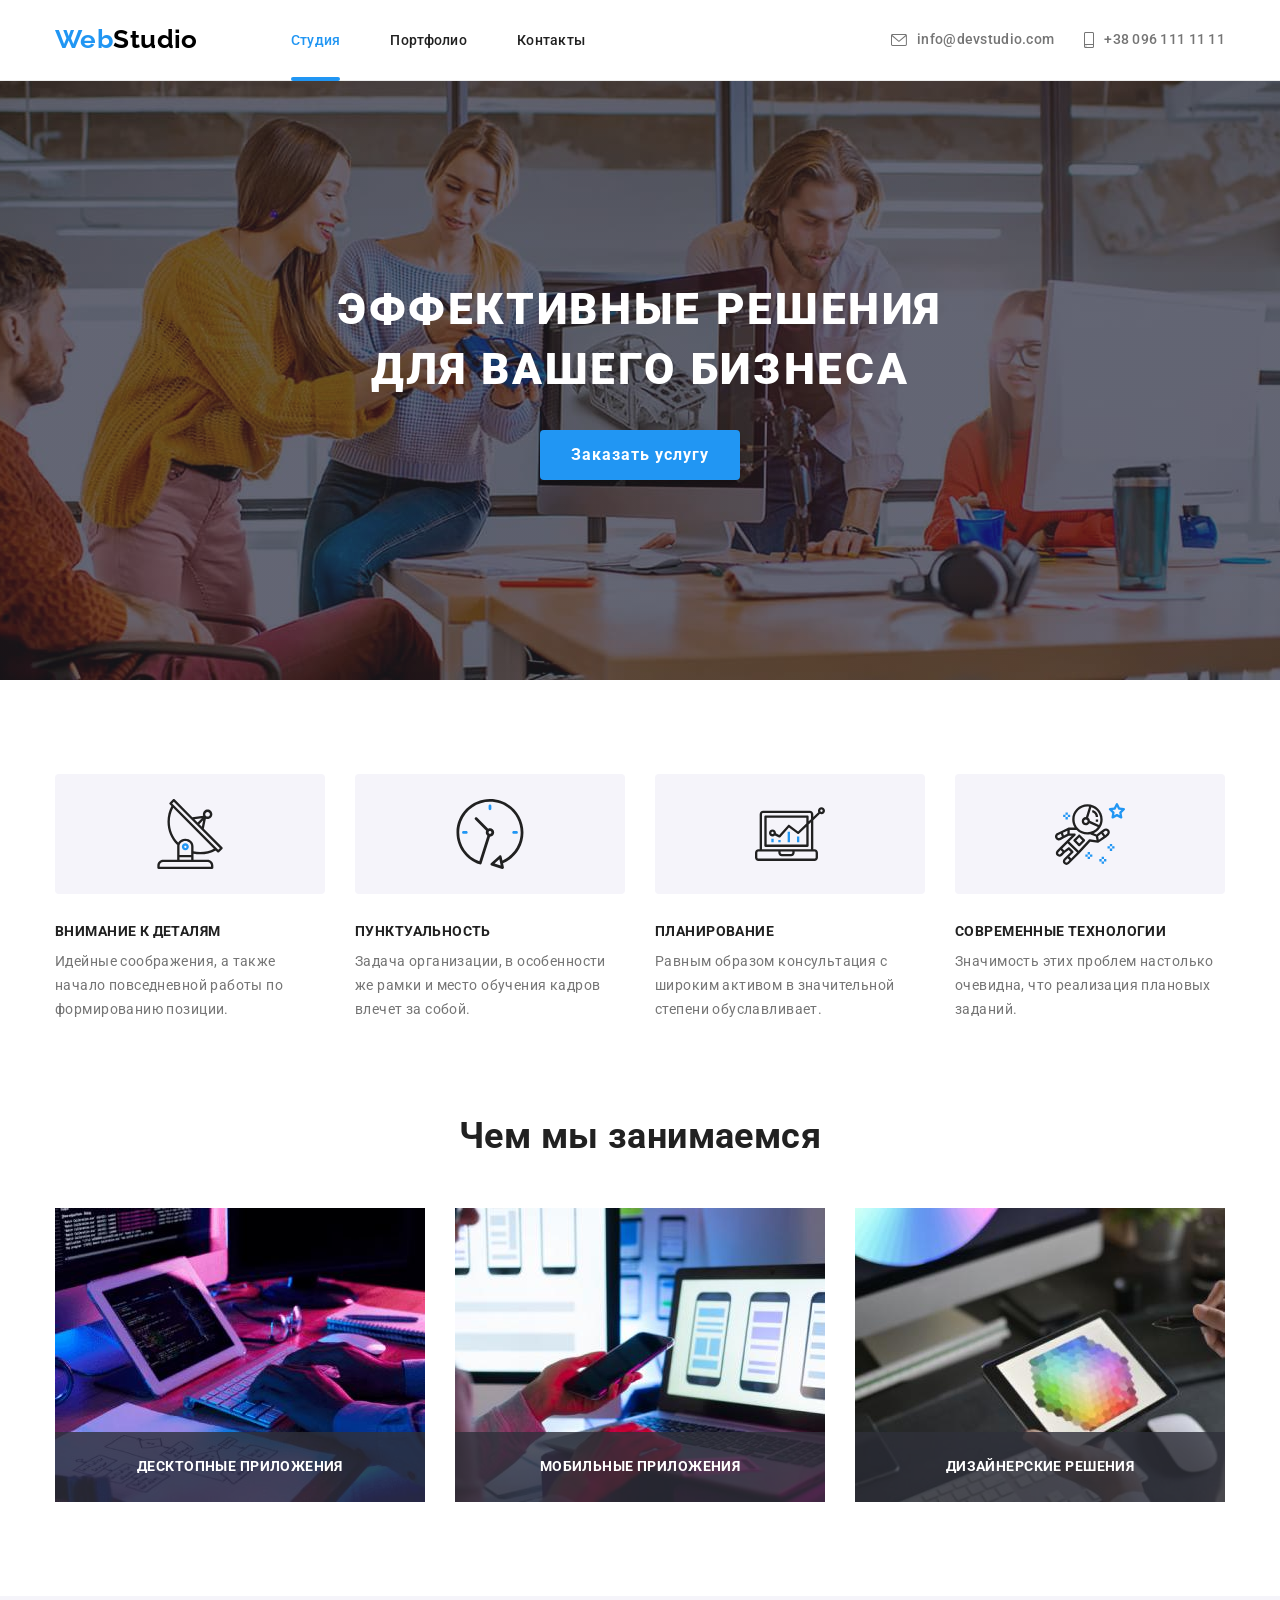
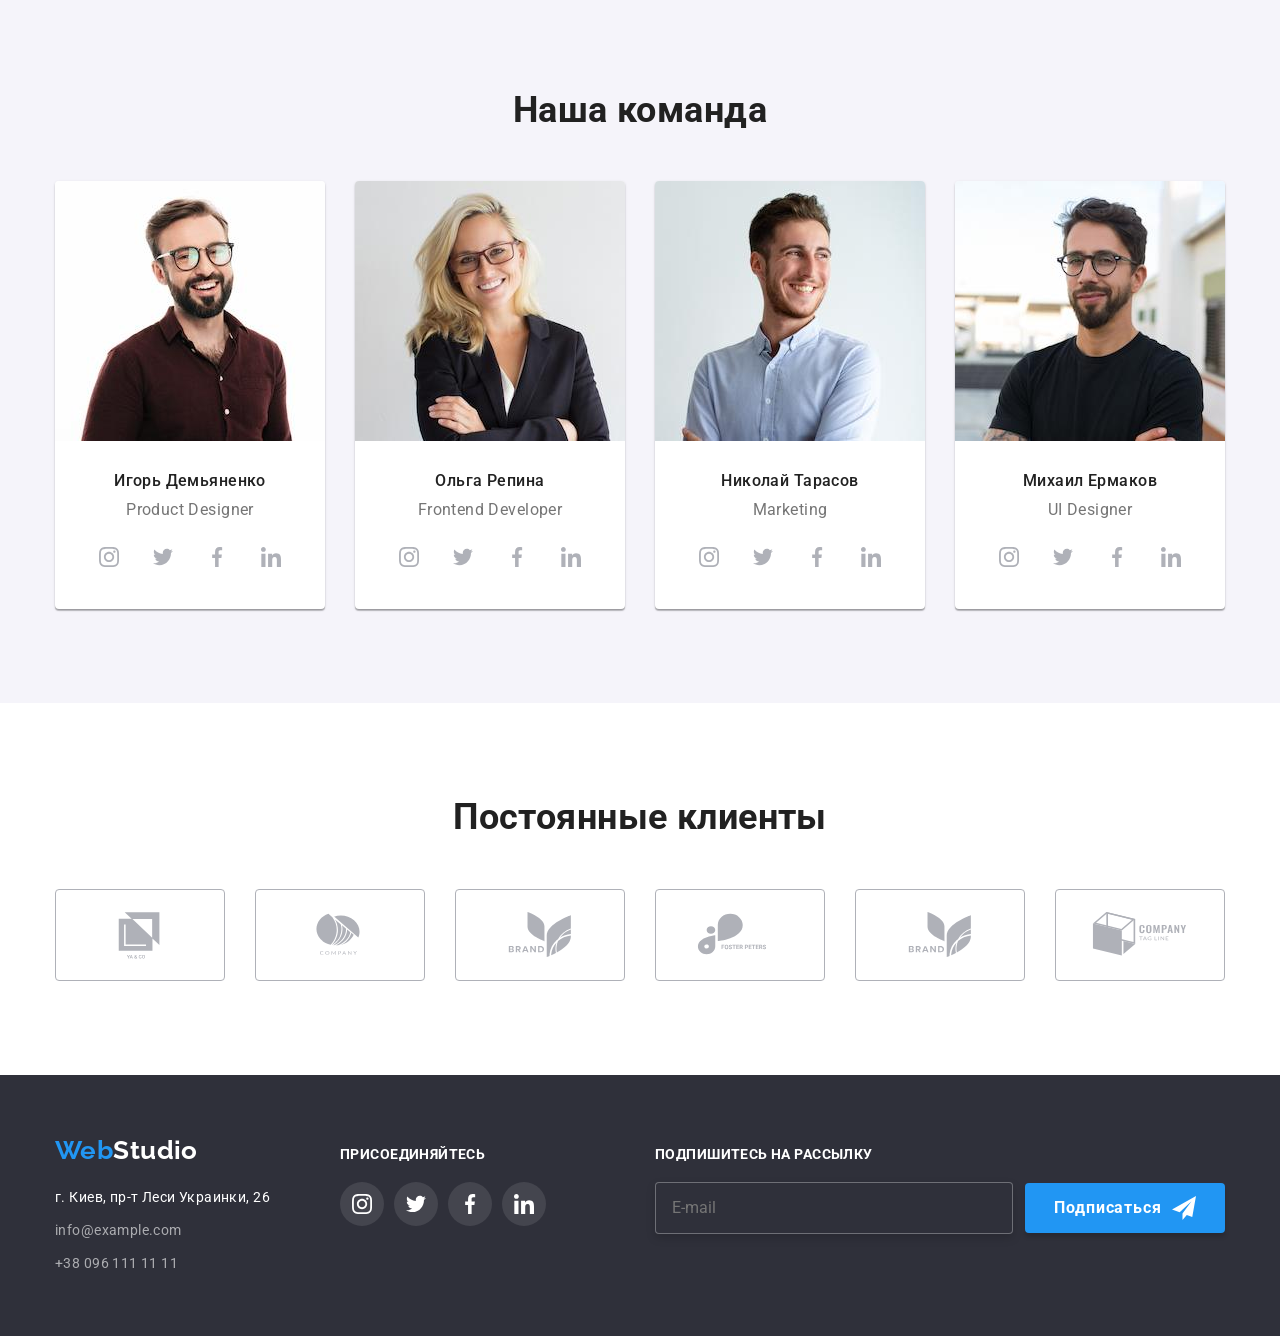
<file: index.html>
<!DOCTYPE html>
<html lang="ru">
  <head>
    <meta charset="UTF-8" />
    <meta http-equiv="X-UA-Compatible" content="IE=edge" />
    <meta name="viewport" content="width=device-width, initial-scale=1.0" />
    <title>Document</title>
    <link rel="preconnect" href="https://fonts.googleapis.com" />
    <link rel="preconnect" href="https://fonts.gstatic.com" crossorigin />
    <link
      rel="stylesheet"
      href="https://fonts.googleapis.com/css2?family=Raleway:wght@700&family=Roboto:wght@400;500;700;900&display=swap"
    />
    <link
      rel="stylesheet"
      href="https://cdnjs.cloudflare.com/ajax/libs/modern-normalize/1.1.0/modern-normalize.min.css"
      integrity="sha512-wpPYUAdjBVSE4KJnH1VR1HeZfpl1ub8YT/NKx4PuQ5NmX2tKuGu6U/JRp5y+Y8XG2tV+wKQpNHVUX03MfMFn9Q=="
      crossorigin="anonymous"
      referrerpolicy="no-referrer"
    />
    <link rel="stylesheet" href="./css/main.min.css" />
    <link rel="shortcut icon" href="/favicon.ico/favicon-16x16.png" type="image/x-icon" />
  </head>

  <!-- !Header -->

  <body class="body">
    <header class="header">
      <div class="container header__container">
        <nav class="navigation">
          <a
            class="logo navigation__logo"
            href="./index.html"
            lang="en"
            aria-label="Главный логотип"
          >
            Web<span class="logo--black">Studio</span>
          </a>
          <ul class="navigation__list">
            <li class="navigation__item">
              <a class="navigation__link navigation__link--active" href="./index.html">Студия</a>
            </li>
            <li class="navigation__item">
              <a class="navigation__link" href="./portfolio.html">Портфолио</a>
            </li>
            <li class="navigation__item">
              <a class="navigation__link" href="#">Контакты</a>
            </li>
          </ul>
        </nav>

        <!-- !Link -->

        <ul class="header__list">
          <li class="header__items">
            <a class="header__contact" href="mailto:info@devstudio.com">
              <svg class="header__icon" width="16" height="12">
                <use href="./images/Icons/sprite.svg#icon-envelope"></use>
              </svg>
              info@devstudio.com
            </a>
          </li>
          <li class="header__items">
            <a class="header__contact" href="tel:+380961111111">
              <svg class="header__icon" width="10" height="16">
                <use href="./images/Icons/sprite.svg#icon-smartphone"></use>
              </svg>
              +38 096 111 11 11
            </a>
          </li>
        </ul>
      </div>
    </header>

    <!-- !Section hero -->

    <main>
      <section class="hero">
        <div class="container">
          <h1 class="main-title hero__main-title">Эффективные решения для вашего бизнеса</h1>
          <button class="button" type="button" data-modal-open>Заказать услугу</button>
        </div>

        <!-- !Modal window -->

        <div class="backdrop is-hidden" data-modal>
          <div class="modal-wrapper">
            <button class="button-close" data-modal-close type="button" aria-label="Close window">
              <svg class="button-close__icon" width="11px" height="11px">
                <use href="./images/Icons/sprite.svg#icon-cross"></use>
              </svg>
            </button>

            <strong class="form__title">Оставьте свои данные, мы вам перезвоним</strong>

            <form class="form" autocomplete="off">
              <label class="form__label">
                <span class="form__input-headline">Имя</span>
                <span class="form__input-container">
                  <input
                    class="form__input"
                    type="text"
                    name="name"
                    minlength="6"
                    maxlength="14"
                    autofocus
                  />
                  <svg class="form__icon" width="18px" height="18px">
                    <use href="./images/Icons/sprite.svg#icon-person"></use>
                  </svg>
                </span>
              </label>

              <label class="form__label">
                <span class="form__input-headline">Телефон</span>
                <span class="form__input-container">
                  <input class="form__input" type="tel" name="tel" minlength="6" maxlength="14" />
                  <svg class="form__icon" width="18px" height="18px">
                    <use href="./images/Icons/sprite.svg#icon-phone"></use>
                  </svg>
                </span>
              </label>

              <label class="form__label">
                <span class="form__input-headline">Почта</span>
                <span class="form__input-container">
                  <input
                    class="form__input"
                    type="email"
                    name="email"
                    minlength="6"
                    maxlength="14"
                  />
                  <svg class="form__icon" width="18px" height="18px">
                    <use href="./images/Icons/sprite.svg#icon-email-black"></use>
                  </svg>
                </span>
              </label>

              <label class="form__label-textarea">
                <span class="form__input-headline">Комментарий</span>
                <textarea
                  class="form__textarea"
                  name="comment"
                  rows="5"
                  placeholder="Введите текст"
                ></textarea>
              </label>

              <label class="form__terms-label">
                <input class="form__terms-input" type="checkbox" name="terms" id="checkbox" />
                <svg class="form__terms-icon" width="16px" height="15px">
                  <use href="./images/Icons/sprite.svg#icon-check"></use>
                </svg>
                <span class="form__terms-text">
                  Соглашаюсь с рассылкой и принимаю
                  <a class="form__terms-link" href="#" target="_blank" rel="noopener noreferrer">
                    Условия договора
                  </a>
                </span>
              </label>

              <button class="button" type="submit">Отправить</button>
            </form>
          </div>
        </div>
      </section>

      <!-- !Features -->

      <section class="section features__section">
        <div class="container">
          <h2 class="features__title title visually-hidden">Features</h2>
          <ul class="features__list">
            <!-- Feature 1 -->
            <li class="features__item">
              <div class="features__icon-container">
                <svg class="features__icon" width="70" height="70">
                  <use href="./images/Icons/sprite.svg#icon-antenna"></use>
                </svg>
              </div>
              <h3 class="features__subtitle">Внимание к деталям</h3>
              <p class="features__text">
                Идейные соображения, а также начало повседневной работы по формированию позиции.
              </p>
            </li>
            <!-- !Feature 2  -->
            <li class="features__item">
              <div class="features__icon-container">
                <svg class="features__icon" width="70" height="70">
                  <use href="./images/Icons/sprite.svg#icon-clock"></use>
                </svg>
              </div>
              <h3 class="features__subtitle">Пунктуальность</h3>
              <p class="features__text">
                Задача организации, в особенности же рамки и место обучения кадров влечет за собой.
              </p>
            </li>
            <!-- !Feature 3  -->
            <li class="features__item">
              <div class="features__icon-container">
                <svg class="features__icon" width="70" height="70">
                  <use href="./images/Icons/sprite.svg#icon-diagram"></use>
                </svg>
              </div>
              <h3 class="features__subtitle">Планирование</h3>
              <p class="features__text">
                Равным образом консультация с широким активом в значительной степени обуславливает.
              </p>
            </li>
            <!-- !Feature 4 -->
            <li class="features__item">
              <div class="features__icon-container">
                <svg class="features__icon" width="70" height="70">
                  <use href="./images/Icons/sprite.svg#icon-astronaut"></use>
                </svg>
              </div>
              <h3 class="features__subtitle">Современные технологии</h3>
              <p class="features__text">
                Значимость этих проблем настолько очевидна, что реализация плановых заданий.
              </p>
            </li>
          </ul>
        </div>
      </section>

      <!-- !What are we doing -->

      <section class="hobbies">
        <div class="container">
          <h2 class="hobbies__title title">Чем мы занимаемся</h2>
          <ul class="hobbies__list">
            <li class="hobbies__item">
              <img
                class="hobbies__img"
                src="images/Squoosh_1.jpg"
                alt="Написание кода"
                width="370"
                height="294"
              />
              <div class="hobbies__thumb">
                <p class="hobbies__thumb-paragraph">Десктопные приложения</p>
              </div>
            </li>
            <li class="hobbies__item">
              <img
                class="hobbies__img"
                src="images/Squoosh_2.jpg"
                alt="Работа с телефоном"
                width="370"
                height="294"
              />
              <div class="hobbies__thumb">
                <p class="hobbies__thumb-paragraph">Мобильные приложения</p>
              </div>
            </li>
            <li class="hobbies__item">
              <img src="images/Squoosh_3.jpg" alt="Работа с планшетом" width="370" height="294" />
              <div class="hobbies__thumb">
                <p class="hobbies__thumb-paragraph">Дизайнерские решения</p>
              </div>
            </li>
          </ul>
        </div>
      </section>

      <!-- !Section team -->

      <section class="section team__section">
        <div class="container">
          <h2 class="team__title title">Наша команда</h2>
          <ul class="team__list">
            <li class="team__item">
              <img
                class="team__img"
                src="images/Squoosh_4.jpg"
                alt="Product Designer"
                width="270"
                height="260"
              />
              <div class="team__container">
                <h3 class="team__subtitle">Игорь Демьяненко</h3>
                <p class="team__text" lang="en">Product Designer</p>
                <ul class="social">
                  <li class="social__item">
                    <a
                      class="social__link"
                      href="https://www.instagram.com/"
                      target="_blank"
                      rel="noopener norefferer"
                      lang="en"
                      aria-label="Instagram"
                    >
                      <svg class="social__icon" width="20" height="20">
                        <use href="./images/Icons/sprite.svg#icon-instagram-1"></use>
                      </svg>
                    </a>
                  </li>

                  <li class="social__item">
                    <a
                      class="social__link"
                      href="https://www.twitter.com/"
                      target="_blank"
                      rel="noopener norefferer"
                      lang="en"
                      aria-label="Twitter"
                    >
                      <svg class="social__icon" width="20px" height="20px">
                        <use href="./images/Icons/sprite.svg#icon-twitter-1"></use>
                      </svg>
                    </a>
                  </li>

                  <li class="social__item">
                    <a
                      class="social__link"
                      href="https://www.facebook.com/"
                      target="_blank"
                      rel="noopener norefferer"
                      lang="en"
                      aria-label="Facebook"
                    >
                      <svg class="social__icon" width="20" height="20">
                        <use href="./images/Icons/sprite.svg#icon-facebook-1"></use>
                      </svg>
                    </a>
                  </li>

                  <li class="social__item">
                    <a
                      class="social__link"
                      href="https://www.linkedin.com/"
                      target="_blank"
                      rel="noopener norefferer"
                      lang="en"
                      aria-label="Linkedin"
                    >
                      <svg class="social__icon" width="20" height="20">
                        <use href="./images/Icons/sprite.svg#icon-linkedin-1"></use>
                      </svg>
                    </a>
                  </li>
                </ul>
              </div>
            </li>

            <li class="team__item">
              <img
                class="team__img"
                src="images/Squoosh_5.jpg"
                alt="Frontend Developer"
                width="270"
                height="260"
              />
              <div class="team__container">
                <h3 class="team__subtitle">Ольга Репина</h3>
                <p class="team__text" lang="en">Frontend Developer</p>
                <ul class="social">
                  <li class="social__item">
                    <a
                      class="social__link"
                      href="https://www.instagram.com/"
                      target="_blank"
                      rel="noopener norefferer"
                      lang="en"
                      aria-label="Instagram"
                    >
                      <svg class="social__icon" width="20" height="20">
                        <use href="./images/Icons/sprite.svg#icon-instagram-1"></use>
                      </svg>
                    </a>
                  </li>

                  <li class="social__item">
                    <a
                      class="social__link"
                      href="https://www.twitter.com/"
                      target="_blank"
                      rel="noopener norefferer"
                      lang="en"
                      aria-label="Twitter"
                    >
                      <svg class="social__icon" width="20" height="20">
                        <use href="./images/Icons/sprite.svg#icon-twitter-1"></use>
                      </svg>
                    </a>
                  </li>

                  <li class="social__item">
                    <a
                      class="social__link"
                      href="https://www.facebook.com/"
                      target="_blank"
                      rel="noopener norefferer"
                      lang="en"
                      aria-label="Facebook"
                    >
                      <svg class="social__icon" width="20" height="20">
                        <use href="./images/Icons/sprite.svg#icon-facebook-1"></use>
                      </svg>
                    </a>
                  </li>

                  <li class="social__item">
                    <a
                      class="social__link"
                      href="https://www.linkedin.com/"
                      target="_blank"
                      rel="noopener norefferer"
                      lang="en"
                      aria-label="Linkedin"
                    >
                      <svg class="social__icon" width="20" height="20">
                        <use href="./images/Icons/sprite.svg#icon-linkedin-1"></use>
                      </svg>
                    </a>
                  </li>
                </ul>
              </div>
            </li>
            <li class="team__item">
              <img
                class="team__img"
                src="images/Squoosh_6.jpg"
                alt="Marketing"
                width="270"
                height="260"
              />
              <div class="team__container">
                <h3 class="team__subtitle">Николай Тарасов</h3>
                <p class="team__text" lang="en">Marketing</p>
                <ul class="social">
                  <li class="social__item">
                    <a
                      class="social__link"
                      href="https://www.instagram.com/"
                      target="_blank"
                      rel="noopener norefferer"
                      lang="en"
                      aria-label="Instagram"
                    >
                      <svg class="social__icon" width="20" height="20">
                        <use href="./images/Icons/sprite.svg#icon-instagram-1"></use>
                      </svg>
                    </a>
                  </li>

                  <li class="social__item">
                    <a
                      class="social__link"
                      href="https://www.twitter.com/"
                      target="_blank"
                      rel="noopener norefferer"
                      lang="en"
                      aria-label="Twitter"
                    >
                      <svg class="social__icon" width="20" height="20">
                        <use href="./images/Icons/sprite.svg#icon-twitter-1"></use>
                      </svg>
                    </a>
                  </li>

                  <li class="social__item">
                    <a
                      class="social__link"
                      href="https://www.facebook.com/"
                      target="_blank"
                      rel="noopener norefferer"
                      lang="en"
                      aria-label="Facebook"
                    >
                      <svg class="social__icon" width="20" height="20">
                        <use href="./images/Icons/sprite.svg#icon-facebook-1"></use>
                      </svg>
                    </a>
                  </li>

                  <li class="social__item">
                    <a
                      class="social__link"
                      href="https://www.linkedin.com/"
                      target="_blank"
                      rel="noopener norefferer"
                      lang="en"
                      aria-label="Linkedin"
                    >
                      <svg class="social__icon" width="20" height="20">
                        <use href="./images/Icons/sprite.svg#icon-linkedin-1"></use>
                      </svg>
                    </a>
                  </li>
                </ul>
              </div>
            </li>
            <li class="team__item">
              <img
                class="team__img"
                src="images/Squoosh_7.jpg"
                alt="UI Designer"
                width="270"
                height="260"
              />
              <div class="team__container">
                <h3 class="team__subtitle">Михаил Ермаков</h3>
                <p class="team__text" lang="en">UI Designer</p>
                <ul class="social">
                  <li class="social__item">
                    <a
                      class="social__link"
                      href="https://www.instagram.com/"
                      target="_blank"
                      rel="noopener norefferer"
                      lang="en"
                      aria-label="Instagram"
                    >
                      <svg class="social__icon" width="20" height="20">
                        <use href="./images/Icons/sprite.svg#icon-instagram-1"></use>
                      </svg>
                    </a>
                  </li>

                  <li class="social__item">
                    <a
                      class="social__link"
                      href="https://www.twitter.com/"
                      target="_blank"
                      rel="noopener norefferer"
                      lang="en"
                      aria-label="Twitter"
                    >
                      <svg class="social__icon" width="20" height="20">
                        <use href="./images/Icons/sprite.svg#icon-twitter-1"></use>
                      </svg>
                    </a>
                  </li>

                  <li class="social__item">
                    <a
                      class="social__link"
                      href="https://www.facebook.com/"
                      target="_blank"
                      rel="noopener norefferer"
                      lang="en"
                      aria-label="Facebook"
                    >
                      <svg class="social__icon" width="20" height="20">
                        <use href="./images/Icons/sprite.svg#icon-facebook-1"></use>
                      </svg>
                    </a>
                  </li>

                  <li class="social__item">
                    <a
                      class="social__link"
                      href="https://www.linkedin.com/"
                      target="_blank"
                      rel="noopener norefferer"
                      lang="en"
                      aria-label="Linkedin"
                    >
                      <svg class="social__icon" width="20" height="20">
                        <use href="./images/Icons/sprite.svg#icon-linkedin-1"></use>
                      </svg>
                    </a>
                  </li>
                </ul>
              </div>
            </li>
          </ul>
        </div>
      </section>

      <!-- !Clients -->

      <section class="section clients__section">
        <div class="container">
          <h2 class="second__title title">Постоянные клиенты</h2>
          <ul class="clients__list">
            <li class="clients__item">
              <a
                class="clients__link"
                href="#"
                target="_blank"
                rel="noopener noreferrer"
                lang="en"
                aria-label="Сlient 1"
              >
                <svg class="clients__icon" width="106" height="60">
                  <use href="./images/Icons/sprite.svg#icon-Logo"></use>
                </svg>
              </a>
            </li>
            <li class="clients__item">
              <a
                class="clients__link"
                href="#"
                target="_blank"
                rel="noopener noreferrer"
                lang="en"
                aria-label="Сlient 2"
              >
                <svg class="clients__icon" width="106" height="60">
                  <use href="./images/Icons/sprite.svg#icon-Logo-2"></use>
                </svg>
              </a>
            </li>
            <li class="clients__item">
              <a
                class="clients__link"
                href="#"
                target="_blank"
                rel="noopener noreferrer"
                lang="en"
                aria-label="Сlient 3"
              >
                <svg class="clients__icon" width="106" height="60">
                  <use href="./images/Icons/sprite.svg#icon-Logo-3"></use>
                </svg>
              </a>
            </li>
            <li class="clients__item">
              <a
                class="clients__link"
                href="#"
                target="_blank"
                rel="noopener noreferrer"
                lang="en"
                aria-label="Сlient 4"
              >
                <svg class="clients__icon" width="106" height="60">
                  <use href="./images/Icons/sprite.svg#icon-Logo-4"></use>
                </svg>
              </a>
            </li>
            <li class="clients__item">
              <a
                class="clients__link"
                href="#"
                target="_blank"
                rel="noopener noreferrer"
                lang="en"
                aria-label="Сlient 5"
              >
                <svg class="clients__icon" width="106" height="60">
                  <use href="./images/Icons/sprite.svg#icon-Logo-5"></use>
                </svg>
              </a>
            </li>
            <li class="clients__item">
              <a
                class="clients__link"
                href="#"
                target="_blank"
                rel="noopener noreferrer"
                lang="en"
                aria-label="Сlient 6"
              >
                <svg class="clients__icon" width="106" height="60">
                  <use href="./images/Icons/sprite.svg#icon-Logo-6"></use>
                </svg>
              </a>
            </li>
          </ul>
        </div>
      </section>
    </main>

    <!-- !Footer -->

    <footer class="footer">
      <div class="container footer__container">
        <div class="address__container">
          <a class="logo footer__logo" href="index.html" lang="en" aria-label="Логотип футера"
            >Web<span class="logo--white">Studio</span></a
          >
          <address class="address">
            <ul class="address__list">
              <li class="address__item">
                <a
                  class="address__link address__link--white"
                  href="https://goo.gl/maps/qPdaPdiiLv6fJNoK8"
                  target="_blank"
                  rel="noopener norefferer nofollow"
                  >г. Киев, пр-т Леси Украинки, 26</a
                >
              </li>
              <li class="address__item">
                <a class="address__link address__link--grey" href="mailto:info@example.com"
                  >info@example.com</a
                >
              </li>
              <li class="address__item">
                <a class="address__link address__link--grey" href="tel:+380991111111"
                  >+38 096 111 11 11</a
                >
              </li>
            </ul>
          </address>
        </div>
        <div class="social__container">
          <strong class="social__caption">Присоединяйтесь</strong>
          <ul class="social">
            <li class="social__item">
              <a
                class="social__link social__link--footer"
                href="https://www.instagram.com/"
                target="_blank"
                rel="noopener norefferer"
                lang="en"
                aria-label="Instagram"
              >
                <svg class="social__icon" width="20" height="20">
                  <use href="./images/Icons/sprite.svg#icon-instagram-2"></use>
                </svg>
              </a>
            </li>
            <li class="social__item">
              <a
                class="social__link social__link--footer"
                href="https://www.twitter.com/"
                target="_blank"
                rel="noopener norefferer"
                lang="en"
                aria-label="Twitter"
              >
                <svg class="social__icon" width="20" height="20">
                  <use href="./images/Icons/sprite.svg#icon-twitter-2"></use>
                </svg>
              </a>
            </li>
            <li class="social__item">
              <a
                class="social__link social__link--footer"
                href="https://www.facebook.com/"
                target="_blank"
                rel="noopener norefferer"
                lang="en"
                aria-label="Facebook"
              >
                <svg class="social__icon" width="20" height="20">
                  <use href="./images/Icons/sprite.svg#icon-facebook-2"></use>
                </svg>
              </a>
            </li>
            <li class="social__item">
              <a
                class="social__link social__link--footer"
                href="https://www.linkedin.com/"
                target="_blank"
                rel="noopener norefferer"
                lang="en"
                aria-label="Linkedin"
              >
                <svg class="social__icon" width="20" height="20">
                  <use href="./images/Icons/sprite.svg#icon-linkedin-2"></use>
                </svg>
              </a>
            </li>
          </ul>
        </div>
        <div class="subscribe">
          <strong class="subscribe__caption">Подпишитесь на рассылку</strong>
          <form class="subscribe__form">
            <label class="subscribe__label" for="footer-email"></label>
            <input
              class="subscribe__input"
              type="email"
              name="telegramnews"
              id="footer-email"
              placeholder="E-mail"
            />
            <button class="button button--icon" type="submit">
              Подписаться
              <svg class="subscribe__icon" width="24" height="24">
                <use href="./images/Icons/sprite.svg#icon-telegram"></use>
              </svg>
            </button>
          </form>
        </div>
      </div>
    </footer>
    <script src="./js/modal.js"></script>
  </body>
</html>
</file>
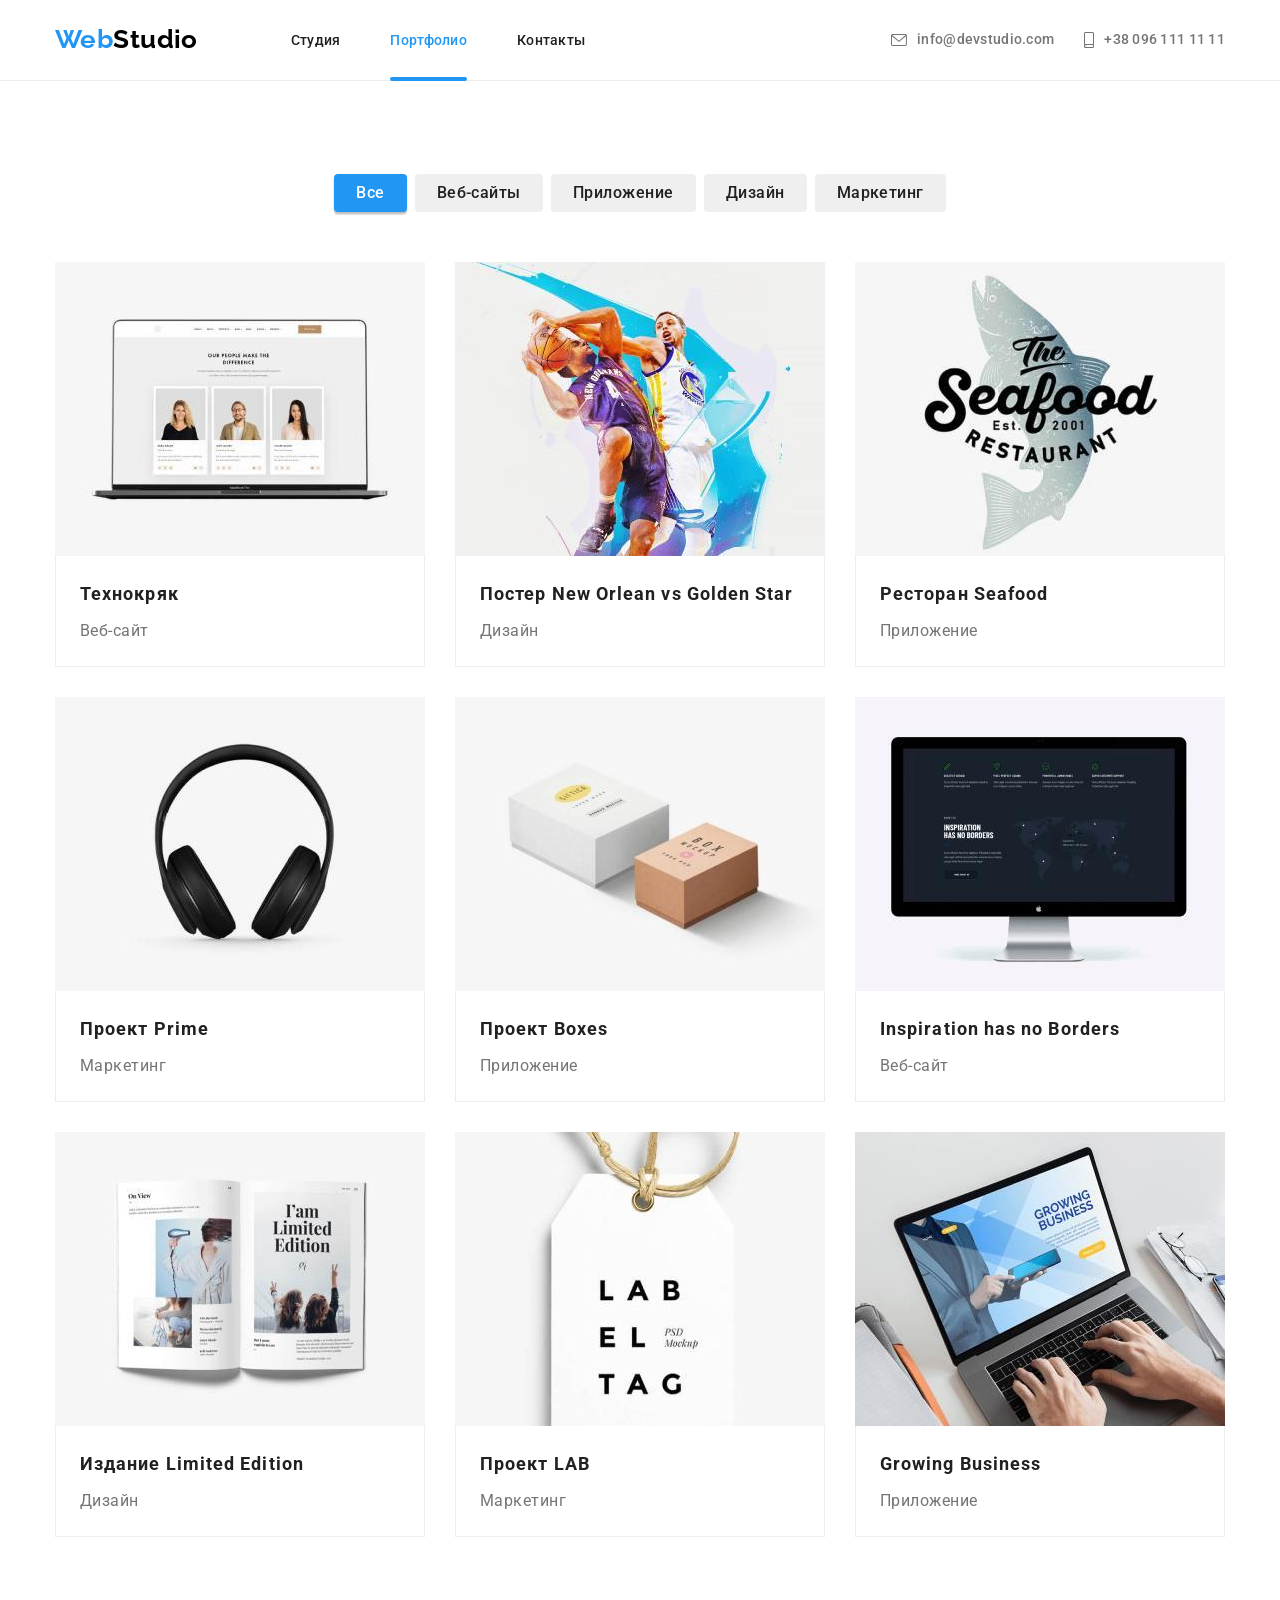
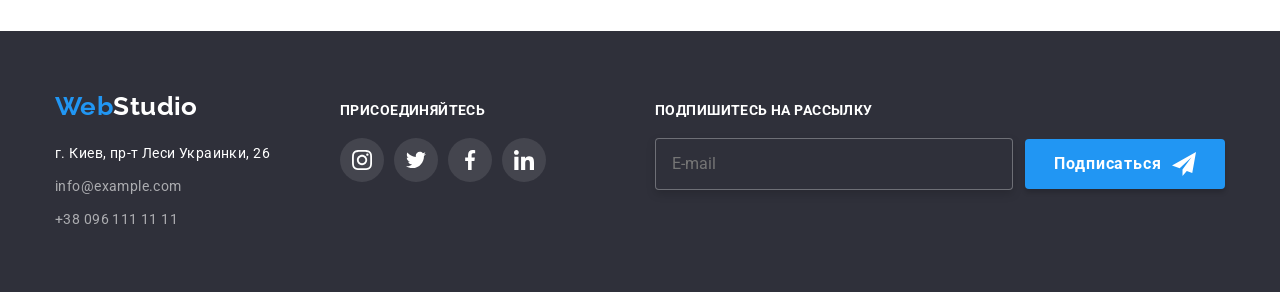
<file: portfolio.html>
<!DOCTYPE html>
<html lang="ru">
  <head>
    <meta charset="UTF-8" />
    <meta http-equiv="X-UA-Compatible" content="IE=edge" />
    <meta name="viewport" content="width=device-width, initial-scale=1.0" />
    <title>Document</title>
    <link rel="preconnect" href="https://fonts.googleapis.com" />
    <link rel="preconnect" href="https://fonts.gstatic.com" crossorigin />
    <link
      rel="stylesheet"
      href="https://fonts.googleapis.com/css2?family=Raleway:wght@700&family=Roboto:wght@400;500;700;900&display=swap"
    />
    <link
      rel="stylesheet"
      href="https://cdnjs.cloudflare.com/ajax/libs/modern-normalize/1.1.0/modern-normalize.min.css"
      integrity="sha512-wpPYUAdjBVSE4KJnH1VR1HeZfpl1ub8YT/NKx4PuQ5NmX2tKuGu6U/JRp5y+Y8XG2tV+wKQpNHVUX03MfMFn9Q=="
      crossorigin="anonymous"
      referrerpolicy="no-referrer"
    />
    <link rel="stylesheet" href="./css/main.min.css" />
    <link rel="shortcut icon" href="/favicon.ico/favicon-16x16.png" type="image/x-icon" />
  </head>

  <!-- !Portfolio header -->

  <body class="body">
    <header class="header">
      <div class="container header__container">
        <nav class="navigation">
          <a
            class="logo navigation__logo"
            href="./index.html"
            lang="en"
            aria-label="Главный логотип"
          >
            Web<span class="logo--black">Studio</span>
          </a>
          <ul class="navigation__list">
            <li class="navigation__item">
              <a class="navigation__link" href="./index.html">Студия</a>
            </li>
            <li class="navigation__item">
              <a class="navigation__link navigation__link--active" href="./portfolio.html">Портфолио</a>
            </li>
            <li class="navigation__item">
              <a class="navigation__link" href="#">Контакты</a>
            </li>
          </ul>
        </nav>

        <!-- !Portfolio link -->

        <ul class="header__list">
          <li class="header__items">
            <a class="header__contact" href="mailto:info@devstudio.com">
              <svg class="header__icon" width="16" height="12">
                <use href="./images/Icons/sprite.svg#icon-envelope"></use>
              </svg>
              info@devstudio.com
            </a>
          </li>
          <li class="header__items">
            <a class="header__contact" href="tel:+380961111111">
              <svg class="header__icon" width="10" height="16">
                <use href="./images/Icons/sprite.svg#icon-smartphone"></use>
              </svg>
              +38 096 111 11 11
            </a>
          </li>
        </ul>
      </div>
    </header>

    <!-- !Portflio page button -->

    <main>
      <section class="portfolio">
        <div class="container">
          <h1 class="main-title portfolio__main-title visually-hidden">Наши работы</h1>
          <ul class="filter__list">
            <li class="filter__item">
              <button class="filter__btn filter__btn--active">Все</button>
            </li>
            <li class="filter__item">
              <button class="filter__btn">Веб-сайты</button>
            </li>
            <li class="filter__item">
              <button class="filter__btn">Приложение</button>
            </li>
            <li class="filter__item">
              <button class="filter__btn">Дизайн</button>
            </li>
            <li class="filter__item">
              <button class="filter__btn">Маркетинг</button>
            </li>
          </ul>

          <!-- !Portfolio cards section -->

          <ul class="card">
            <li class="card__item">
              <a class="card__link" href="#">
                <div class="card__thumb">
                  <img
                    class="card__image"
                    src="images/Squoosh_8.jpg"
                    alt="Технокряк"
                    width="370"
                    height="294"
                  />
                  <div class="card__overlay">
                    <p class="card__description">
                      Ресурс предлагает комплексные предложения с разным уровнем функционала и
                      сервисов. Все это позволит посетителю получить исчерпывающие сведения о
                      компании или частном лице.
                    </p>
                  </div>
                </div>
                <div class="card__text-wrapper">
                  <h2 class="card__subtitle">Технокряк</h2>
                  <p class="card__caption">Веб-сайт</p>
                </div>
              </a>
            </li>
            <li class="card__item">
              <a class="card__link" href="#">
                <div class="card__thumb">
                  <img
                    class="card__image"
                    src="images/Squoosh_9.jpg"
                    alt="Приложение"
                    width="370"
                    height="294"
                  />
                  <div class="card__overlay">
                    <p class="card__description">
                      Постер — едва ли не первое, что может привлечь внимание зрителя.
                    </p>
                  </div>
                </div>
                <div class="card__text-wrapper">
                  <h2 class="card__subtitle">
                    Постер <span lang="en">New Orlean vs Golden Star</span>
                  </h2>
                  <p class="card__caption">Дизайн</p>
                </div>
              </a>
            </li>
            <li class="card__item">
              <a class="card__link" href="#">
                <div class="card__thumb">
                  <img
                    class="card__image"
                    src="images/Squoosh_10.jpg"
                    alt="Приложение"
                    width="370"
                    height="294"
                  />
                  <div class="card__overlay">
                    <p class="card__description">
                      Основная идея «Коллекция
                      <span lang="en">seafood</span>» — спецпредложения на морепродукты.
                    </p>
                  </div>
                </div>
                <div class="card__text-wrapper">
                  <h2 class="card__subtitle">Ресторан <span lang="en">Seafood</span></h2>
                  <p class="card__caption">Приложение</p>
                </div>
              </a>
            </li>
            <li class="card__item">
              <a class="card__link" href="#">
                <div class="card__thumb">
                  <img
                    class="card__image"
                    src="images/Squoosh_11.jpg"
                    alt="Маркетинг"
                    width="370"
                    height="294"
                  />
                  <div class="card__overlay">
                    <p class="card__description">
                      В современном издательском мире каждый автор также должен быть промоутером.
                      Однако вы не одиноки;
                      <span lang="en">Project Prime Marketing</span>
                      предлагает широкий спектр маркетинговых услуг.
                    </p>
                  </div>
                </div>
                <div class="card__text-wrapper">
                  <h2 class="card__subtitle">Проект <span lang="en">Prime</span></h2>
                  <p class="card__caption">Маркетинг</p>
                </div>
              </a>
            </li>
            <li class="card__item">
              <a class="card__link" href="#">
                <div class="card__thumb">
                  <img
                    class="card__image"
                    src="images/Squoosh_12.jpg"
                    alt="Приложение"
                    width="370"
                    height="294"
                  />
                  <div class="card__overlay">
                    <p class="card__description">
                      Дополнение позволяет пользователям
                      <span lang="en">Windows</span> и <span lang="en">Mac</span> редактировать
                      контент с сервиса <span lang="en">Box</span>.
                    </p>
                  </div>
                </div>
                <div class="card__text-wrapper">
                  <h2 class="card__subtitle">Проект <span lang="en">Boxes</span></h2>
                  <p class="card__caption">Приложение</p>
                </div>
              </a>
            </li>
            <li class="card__item">
              <a class="card__link" href="#">
                <div class="card__thumb">
                  <img
                    class="card__image"
                    src="images/Squoosh_13.jpg"
                    alt="Веб-сайт"
                    width="370"
                    height="294"
                  />
                  <div class="card__overlay">
                    <p class="card__description">
                      Общение на понятном всем языке может обеспечить благополучие нашей планеты и
                      всех ее жителей, ведя нас к мирному сосуществованию.
                    </p>
                  </div>
                </div>
                <div class="card__text-wrapper">
                  <h2 class="card__subtitle" lang="en">Inspiration has no Borders</h2>
                  <p class="card__caption">Веб-сайт</p>
                </div>
              </a>
            </li>
            <li class="card__item">
              <a class="card__link" href="#">
                <div class="card__thumb">
                  <img
                    class="card__image"
                    src="images/Squoosh_14.jpg"
                    alt="Дизайн"
                    width="370"
                    height="294"
                  />
                  <div class="card__overlay">
                    <p class="card__description">
                      Особенный дизайн упаковки – это отличный повод повысить продажи, укрепить
                      репутацию и прорекламировать бренд.
                    </p>
                  </div>
                </div>
                <div class="card__text-wrapper">
                  <h2 class="card__subtitle">Издание <span lang="en">Limited Edition</span></h2>
                  <p class="card__caption">Дизайн</p>
                </div>
              </a>
            </li>
            <li class="card__item">
              <a class="card__link" href="#">
                <div class="card__thumb">
                  <img
                    class="card__image"
                    src="images/Squoosh_15.jpg"
                    alt="Маркетинг"
                    width="370"
                    height="294"
                  />
                  <div class="card__overlay">
                    <p class="card__description">
                      За весь период деятельности были реализованы длительные масштабные проекты по
                      качеству обслуживания и оценке персонала крупных компаний в разных сферах
                      бизнеса.
                    </p>
                  </div>
                </div>
                <div class="card__text-wrapper">
                  <h2 class="card__subtitle">Проект <span lang="en">LAB</span></h2>
                  <p class="card__caption">Маркетинг</p>
                </div>
              </a>
            </li>
            <li class="card__item">
              <a class="card__link" href="#">
                <div class="card__thumb">
                  <img
                    class="card__image"
                    src="images/Squoosh_16.jpg"
                    alt="Приложение"
                    width="370"
                    height="294"
                  />
                  <div class="card__overlay">
                    <p class="card__description">
                      Возможно, самый очевидный способ развития вашего бизнеса — привлечь больше
                      клиентов.
                    </p>
                  </div>
                </div>
                <div class="card__text-wrapper">
                  <h2 class="card__subtitle" lang="en">Growing Business</h2>
                  <p class="card__caption">Приложение</p>
                </div>
              </a>
            </li>
          </ul>
        </div>
      </section>
    </main>

    <!-- !Portfolio footer -->

    <footer class="footer">
      <div class="container footer__container">
        <div class="address__container">
          <a class="logo footer__logo" href="index.html" lang="en" aria-label="Логотип футера"
            >Web<span class="logo--white">Studio</span></a
          >
          <address class="address">
            <ul class="address__list">
              <li class="address__item">
                <a
                  class="address__link address__link--white"
                  href="https://goo.gl/maps/qPdaPdiiLv6fJNoK8"
                  target="_blank"
                  rel="noopener norefferer nofollow"
                  >г. Киев, пр-т Леси Украинки, 26</a
                >
              </li>
              <li class="address__item">
                <a class="address__link address__link--grey" href="mailto:info@example.com"
                  >info@example.com</a
                >
              </li>
              <li class="address__item">
                <a class="address__link address__link--grey" href="tel:+380991111111"
                  >+38 096 111 11 11</a
                >
              </li>
            </ul>
          </address>
        </div>
        <div class="social__container">
          <strong class="social__caption">Присоединяйтесь</strong>
          <ul class="social">
            <li class="social__item">
              <a
                class="social__link social__link--footer"
                href="https://www.instagram.com/"
                target="_blank"
                rel="noopener norefferer"
                lang="en"
                aria-label="Instagram"
              >
                <svg class="social__icon" width="20" height="20">
                  <use href="./images/Icons/sprite.svg#icon-instagram-2"></use>
                </svg>
              </a>
            </li>
            <li class="social__item">
              <a
                class="social__link social__link--footer"
                href="https://www.twitter.com/"
                target="_blank"
                rel="noopener norefferer"
                lang="en"
                aria-label="Twitter"
              >
                <svg class="social__icon" width="20" height="20">
                  <use href="./images/Icons/sprite.svg#icon-twitter-2"></use>
                </svg>
              </a>
            </li>
            <li class="social__item">
              <a
                class="social__link social__link--footer"
                href="https://www.facebook.com/"
                target="_blank"
                rel="noopener norefferer"
                lang="en"
                aria-label="Facebook"
              >
                <svg class="social__icon" width="20" height="20">
                  <use href="./images/Icons/sprite.svg#icon-facebook-2"></use>
                </svg>
              </a>
            </li>
            <li class="social__item">
              <a
                class="social__link social__link--footer"
                href="https://www.linkedin.com/"
                target="_blank"
                rel="noopener norefferer"
                lang="en"
                aria-label="Linkedin"
              >
                <svg class="social__icon" width="20" height="20">
                  <use href="./images/Icons/sprite.svg#icon-linkedin-2"></use>
                </svg>
              </a>
            </li>
          </ul>
        </div>
        <div class="subscribe">
          <strong class="subscribe__caption">Подпишитесь на рассылку</strong>
          <form class="subscribe__form">
            <label class="subscribe__label" for="footer-email"></label>
            <input
              class="subscribe__input"
              type="email"
              name="telegramnews"
              id="footer-email"
              placeholder="E-mail"
            />
            <button class="button button--icon" type="submit">
              Подписаться
              <svg class="subscribe__icon" width="24" height="24">
                <use href="./images/Icons/sprite.svg#icon-telegram"></use>
              </svg>
            </button>
          </form>
        </div>
      </div>
    </footer>
    <script src="./js/modal.js"></script>
  </body>
</html>
</file>
<file: css/main.min.css>
body{font-family:'Roboto', sans-serif;font-size:14px;letter-spacing:0.03em;padding-top:80px;color:#757575;background-color:#FFFFFF}.visually-hidden{position:absolute;white-space:nowrap;width:1px;height:1px;overflow:hidden;border:0;padding:0;clip:rect(0 0 0 0);-webkit-clip-path:inset(50%);clip-path:inset(50%);margin:-1px}.scene{width:370px;height:294px;-webkit-perspective:600px;perspective:600px}.scene__wrapper{width:100%;height:100%;-webkit-transition:-webkit-transform 1000ms;transition:-webkit-transform 1000ms;transition:transform 1000ms;transition:transform 1000ms, -webkit-transform 1000ms;-webkit-transform-style:preserve-3d;transform-style:preserve-3d;cursor:pointer;position:relative}.card__link:hover .scene__wrapper,.card__link:focus .scene__wrapper{-webkit-transform:rotateY(180deg);transform:rotateY(180deg)}.scene__face{position:absolute;font-size:18px;line-height:1.56;letter-spacing:0.03em;color:#fff;-webkit-backface-visibility:hidden;backface-visibility:hidden}.scene__face--back{position:absolute;top:0;left:0;padding:63px 24px;background-color:rgba(33,150,243,0.9);-webkit-transform:rotateY(180deg);transform:rotateY(180deg)}body{font-family:'Roboto', sans-serif;font-size:14px;letter-spacing:0.03em;padding-top:80px;color:#757575;background-color:#FFFFFF}.container{width:1200px;padding-left:15px;padding-right:15px;margin-left:auto;margin-right:auto}h1,h2,h3,p{margin:0}ul,ol{list-style:none;padding:0;margin:0}a{text-decoration:none}img{display:block;max-width:100%;height:auto}textarea{resize:none}.section{padding-top:94px;padding-bottom:94px}.backdrop{position:fixed;top:0;left:0;width:100%;height:100%;background-color:rgba(0,0,0,0.2);z-index:100;opacity:1;-webkit-transition:opacity 250ms cubic-bezier(0.4, 0, 0.2, 1);transition:opacity 250ms cubic-bezier(0.4, 0, 0.2, 1)}.backdrop.is-hidden{opacity:0;pointer-events:none}.backdrop.is-hidden .modal-wrapper{-webkit-transform:translate(-50%, -50%) scale(2);transform:translate(-50%, -50%) scale(2);opacity:0}.modal-wrapper{position:absolute;top:50%;left:50%;-webkit-transform:translate(-50%, -50%) scale(1);transform:translate(-50%, -50%) scale(1);opacity:1;width:528px;min-height:581px;padding:40px;background-color:#fff;-webkit-box-shadow:0px 1px 3px rgba(0,0,0,0.12),0px 1px 1px rgba(0,0,0,0.14),0px 2px 1px rgba(0,0,0,0.2);box-shadow:0px 1px 3px rgba(0,0,0,0.12),0px 1px 1px rgba(0,0,0,0.14),0px 2px 1px rgba(0,0,0,0.2);border-radius:4px;-webkit-transition:opacity 250ms cubic-bezier(0.4, 0, 0.2, 1),-webkit-transform 250ms cubic-bezier(0.4, 0, 0.2, 1);transition:opacity 250ms cubic-bezier(0.4, 0, 0.2, 1),-webkit-transform 250ms cubic-bezier(0.4, 0, 0.2, 1);transition:transform 250ms cubic-bezier(0.4, 0, 0.2, 1),opacity 250ms cubic-bezier(0.4, 0, 0.2, 1);transition:transform 250ms cubic-bezier(0.4, 0, 0.2, 1),opacity 250ms cubic-bezier(0.4, 0, 0.2, 1),-webkit-transform 250ms cubic-bezier(0.4, 0, 0.2, 1)}.button-close{position:absolute;top:8px;right:8px;display:-webkit-box;display:-ms-flexbox;display:flex;-webkit-box-align:center;-ms-flex-align:center;align-items:center;-webkit-box-pack:center;-ms-flex-pack:center;justify-content:center;width:30px;height:30px;padding:0;border:1px solid rgba(0,0,0,0.1);border-radius:50%;color:#000;background-color:#fff;cursor:pointer;-webkit-transition:color;transition:color;-webkit-transition-duration:250ms;transition-duration:250ms;-webkit-transition-timing-function:cubic-bezier(0.4, 0, 0.2, 1);transition-timing-function:cubic-bezier(0.4, 0, 0.2, 1)}.button-close:hover,.button-close:focus{color:#2196F3}.button-close__icon{fill:currentColor}.button{font-family:inherit;font-size:16px;font-weight:700;line-height:1.88;letter-spacing:0.06em;min-width:200px;min-height:50px;border:none;border-radius:4px;cursor:pointer;color:#fff;background-color:#2196F3;-webkit-box-shadow:0px 4px 4px rgba(0,0,0,0.15);box-shadow:0px 4px 4px rgba(0,0,0,0.15);-webkit-transition:background-color 250ms cubic-bezier(0.4, 0, 0.2, 1);transition:background-color 250ms cubic-bezier(0.4, 0, 0.2, 1)}.button:hover,.button:focus{background-color:#188ce8}.filter__list{margin-bottom:50px;display:-webkit-box;display:-ms-flexbox;display:flex;-webkit-box-align:center;-ms-flex-align:center;align-items:center;-webkit-box-pack:center;-ms-flex-pack:center;justify-content:center}.filter__item:not(:last-child){margin-right:8px}.filter__btn{cursor:pointer;font-family:inherit;font-weight:500;font-size:16px;line-height:1.63;text-align:center;letter-spacing:0.03em;border:none;border-radius:4px;padding:6px 22px;color:#212121;-webkit-transition:background-color 250ms cubic-bezier(0.4, 0, 0.2, 1),color 250ms cubic-bezier(0.4, 0, 0.2, 1),-webkit-box-shadow 250ms cubic-bezier(0.4, 0, 0.2, 1);transition:background-color 250ms cubic-bezier(0.4, 0, 0.2, 1),color 250ms cubic-bezier(0.4, 0, 0.2, 1),-webkit-box-shadow 250ms cubic-bezier(0.4, 0, 0.2, 1);transition:background-color 250ms cubic-bezier(0.4, 0, 0.2, 1),color 250ms cubic-bezier(0.4, 0, 0.2, 1),box-shadow 250ms cubic-bezier(0.4, 0, 0.2, 1);transition:background-color 250ms cubic-bezier(0.4, 0, 0.2, 1),color 250ms cubic-bezier(0.4, 0, 0.2, 1),box-shadow 250ms cubic-bezier(0.4, 0, 0.2, 1),-webkit-box-shadow 250ms cubic-bezier(0.4, 0, 0.2, 1)}.filter__btn:hover,.filter__btn:focus{background-color:#2196F3;color:#fff;-webkit-box-shadow:0px 3px 1px rgba(0,0,0,0.1),0px 1px 2px rgba(0,0,0,0.08),0px 2px 2px rgba(0,0,0,0.12);box-shadow:0px 3px 1px rgba(0,0,0,0.1),0px 1px 2px rgba(0,0,0,0.08),0px 2px 2px rgba(0,0,0,0.12)}.filter__btn--active{background-color:#2196F3;color:#fff;-webkit-box-shadow:0px 3px 1px rgba(0,0,0,0.1),0px 1px 2px rgba(0,0,0,0.08),0px 2px 2px rgba(0,0,0,0.12);box-shadow:0px 3px 1px rgba(0,0,0,0.1),0px 1px 2px rgba(0,0,0,0.08),0px 2px 2px rgba(0,0,0,0.12)}.form__title{display:-webkit-box;display:-ms-flexbox;display:flex;-webkit-box-pack:center;-ms-flex-pack:center;justify-content:center;font-weight:700;font-size:20px;line-height:1.15;margin-bottom:12px;color:#212121}.form__label{display:block;margin-bottom:10px;text-align:left;color:#212121}.form__input-headline{display:block;text-align:left;font-weight:400;font-size:12px;line-height:1.17;letter-spacing:0.01em;margin-bottom:5px;color:#757575}.form__input-container{position:relative;display:block}.form__input{display:block;width:100%;height:40px;border:1px solid rgba(33,33,33,0.2);border-radius:4px;padding:12px 12px 12px 42px;cursor:pointer;-webkit-transition:border 250ms cubic-bezier(0.4, 0, 0.2, 1);transition:border 250ms cubic-bezier(0.4, 0, 0.2, 1)}.form__input:focus,.form__input:hover{border:1px solid #2196f3;outline:0}.form__icon{position:absolute;top:50%;left:15px;-webkit-transform:translateY(-50%);transform:translateY(-50%);fill:currentColor;pointer-events:none;-webkit-transition:color 250ms cubic-bezier(0.4, 0, 0.2, 1);transition:color 250ms cubic-bezier(0.4, 0, 0.2, 1)}.form__input:focus+.form__icon,.form__input:hover+.form__icon{color:#2196F3}.form__label-textarea{display:block;margin-bottom:20px}.form__textarea{width:100%;height:120px;padding:12px 16px;border:1px solid rgba(33,33,33,0.2);border-radius:4px;cursor:pointer;-webkit-transition:border 250ms cubic-bezier(0.4, 0, 0.2, 1);transition:border 250ms cubic-bezier(0.4, 0, 0.2, 1)}.form__textarea:focus,.form__textarea:hover{border:1px solid #2196f3;outline:0}.form__textarea::-webkit-input-placeholder{font-weight:400;font-size:14px;line-height:1.14;letter-spacing:0.01em;color:rgba(117,117,117,0.5)}.form__textarea:-ms-input-placeholder{font-weight:400;font-size:14px;line-height:1.14;letter-spacing:0.01em;color:rgba(117,117,117,0.5)}.form__textarea::-ms-input-placeholder{font-weight:400;font-size:14px;line-height:1.14;letter-spacing:0.01em;color:rgba(117,117,117,0.5)}.form__textarea::placeholder{font-weight:400;font-size:14px;line-height:1.14;letter-spacing:0.01em;color:rgba(117,117,117,0.5)}.form__terms-label{position:relative;display:-webkit-box;display:-ms-flexbox;display:flex;-webkit-box-align:center;-ms-flex-align:center;align-items:center;-webkit-box-pack:center;-ms-flex-pack:center;justify-content:center;margin-bottom:30px;color:#212121}.form__terms-icon{margin-right:8px;border:3px solid #2F303A;border-radius:2px;-webkit-transition:250ms cubic-bezier(0.4, 0, 0.2, 1);transition:250ms cubic-bezier(0.4, 0, 0.2, 1)}.form__terms-icon:hover,.form__terms-icon:focus{border-color:#188ce8}.form__terms-input:checked+.form__terms-icon{display:inline-block;border-color:transparent;background-color:#188ce8;background-size:contain;background-origin:border-box}.form__terms-input{position:absolute;width:1px;height:1px;margin:-1px;border:0;padding:0;white-space:nowrap;-webkit-clip-path:inset(100%);clip-path:inset(100%);clip:rect(0 0 0 0);overflow:hidden}.form__terms-text{font-weight:400;font-size:14px;line-height:1.71;letter-spacing:0.03em;color:#757575}.form__terms-link{color:#2196F3;text-decoration:underline}.logo{text-decoration:none;font-family:"Raleway",sans-serif;font-size:26px;font-weight:700;line-height:1.19;color:#2196F3}.social{display:-webkit-box;display:-ms-flexbox;display:flex;-webkit-box-align:center;-ms-flex-align:center;align-items:center;-webkit-box-pack:center;-ms-flex-pack:center;justify-content:center}.social__item:not(:last-child){margin-right:10px}.social__link{display:-webkit-box;display:-ms-flexbox;display:flex;-webkit-box-align:center;-ms-flex-align:center;align-items:center;-webkit-box-pack:center;-ms-flex-pack:center;justify-content:center;width:44px;height:44px;border-radius:50%;color:#afb1b8;background-color:rgba(255,255,255,0.1);-webkit-transition:background-color 250ms cubic-bezier(0.4, 0, 0.2, 1);transition:background-color 250ms cubic-bezier(0.4, 0, 0.2, 1)}.social__link:hover,.social__link:focus{color:#fff;background-color:#188ce8}.social__icon{fill:currentColor}.card{display:-webkit-box;display:-ms-flexbox;display:flex;-ms-flex-wrap:wrap;flex-wrap:wrap}.card__item{width:calc((100% - 2 * 30px) / 3);margin-right:30px;margin-bottom:30px}.card__item:nth-child(3n){margin-right:0}.card__item:nth-last-child(-n+3){margin-right:30px;margin-bottom:0}.card__item:last-child{margin-right:0}.card__link{display:block;text-decoration:none;-webkit-transition:-webkit-box-shadow 250ms cubic-bezier(0.4, 0, 0.2, 1);transition:-webkit-box-shadow 250ms cubic-bezier(0.4, 0, 0.2, 1);transition:box-shadow 250ms cubic-bezier(0.4, 0, 0.2, 1);transition:box-shadow 250ms cubic-bezier(0.4, 0, 0.2, 1), -webkit-box-shadow 250ms cubic-bezier(0.4, 0, 0.2, 1)}.card__link:hover,.card__link:focus{background:#fff;-webkit-box-shadow:0px 1px 1px rgba(0,0,0,0.12),0px 4px 4px rgba(0,0,0,0.06),1px 4px 6px rgba(0,0,0,0.16);box-shadow:0px 1px 1px rgba(0,0,0,0.12),0px 4px 4px rgba(0,0,0,0.06),1px 4px 6px rgba(0,0,0,0.16)}.card__thumb{position:relative;overflow:hidden}.card__overlay{position:absolute;top:0;left:0;width:100%;height:100%;padding:63px 24px;color:#fff;background-color:rgba(33,150,243,0.9);-webkit-transform:translateY(101%);transform:translateY(101%);-webkit-transition:-webkit-transform;transition:-webkit-transform;transition:transform;transition:transform, -webkit-transform;-webkit-transition-duration:250ms;transition-duration:250ms;-webkit-transition-timing-function:cubic-bezier(0.4, 0, 0.2, 1);transition-timing-function:cubic-bezier(0.4, 0, 0.2, 1)}.card__link:hover .card__overlay,.card__link:focus .card__overlay{-webkit-transform:translateY(0);transform:translateY(0)}.card__description{font-weight:400;font-size:18px;line-height:1.56;letter-spacing:0.03em}.card__description:not(:last-child){margin-bottom:20px}.card__pre{font-family:var(--main-font);font-size:14px;font-weight:400;font-size:18px;line-height:1.56;letter-spacing:0.03em;margin-top:-10px;margin-left:-120px}.card__text-wrapper{padding:20px 24px;border-left:1px solid #eee;border-right:1px solid #eee;border-bottom:1px solid #eee}.card__subtitle{margin-bottom:4px;font-weight:700;font-size:18px;line-height:2;letter-spacing:0.06em;color:#212121}.card__caption{font-size:16px;line-height:1.88;letter-spacing:0.03em;color:#757575}.card__caption-wrapper{display:-webkit-box;display:-ms-flexbox;display:flex;-webkit-box-align:center;-ms-flex-align:center;align-items:center}.card__caption-icon{margin-right:10px}.clients__list{display:-webkit-box;display:-ms-flexbox;display:flex;-webkit-box-align:center;-ms-flex-align:center;align-items:center}.clients__item:not(:last-child){margin-right:30px}.clients__link{display:-webkit-box;display:-ms-flexbox;display:flex;outline:transparent;-webkit-box-align:center;-ms-flex-align:center;align-items:center;-webkit-box-pack:center;-ms-flex-pack:center;justify-content:center;width:170px;height:92px;border:1px solid #afb1b8;border-radius:4px;color:#afb1b8;-webkit-transition:color 250ms cubic-bezier(0.4, 0, 0.2, 1),border-color 250ms cubic-bezier(0.4, 0, 0.2, 1);transition:color 250ms cubic-bezier(0.4, 0, 0.2, 1),border-color 250ms cubic-bezier(0.4, 0, 0.2, 1)}.clients__link:focus,.clients__link:hover{color:#2196F3;border-color:#2196F3}.clients__icon{fill:currentColor}.title{font-size:36px;font-weight:700;line-height:1.16;text-align:center;margin-bottom:50px;color:#212121}.features__list{display:-webkit-box;display:-ms-flexbox;display:flex;-webkit-box-align:center;-ms-flex-align:center;align-items:center}.features__item{margin-right:30px;width:270px}.features__item:last-child{margin-right:0}.features__icon-container{display:-webkit-box;display:-ms-flexbox;display:flex;-webkit-box-align:center;-ms-flex-align:center;align-items:center;-webkit-box-pack:center;-ms-flex-pack:center;justify-content:center;background-color:#f5f4fa;width:270px;height:120px;margin-bottom:30px;border-radius:4px;-webkit-transition:background-color;transition:background-color;-webkit-transition-duration:250ms;transition-duration:250ms;-webkit-transition-timing-function:cubic-bezier(0.4, 0, 0.2, 1);transition-timing-function:cubic-bezier(0.4, 0, 0.2, 1)}.features__subtitle{font-weight:700;font-size:14px;line-height:1.14;text-transform:uppercase;margin-bottom:10px;color:#212121}.features__text{font-weight:400;line-height:1.71}.footer{background-color:#2F303A;padding:60px 0}.footer__container{display:-webkit-box;display:-ms-flexbox;display:flex;-webkit-box-align:baseline;-ms-flex-align:baseline;align-items:baseline}.address__container{margin-right:70px}.footer__logo{display:inline-block;margin-bottom:20px}.logo--white{color:#fff}.address__item:not(:last-child){margin-bottom:9px}.address__link{line-height:1.71;font-style:normal;text-decoration:none;-webkit-transition:color 250ms cubic-bezier(0.4, 0, 0.2, 1);transition:color 250ms cubic-bezier(0.4, 0, 0.2, 1)}.address__link--white{color:#fff}.address__link--grey{color:rgba(255,255,255,0.6)}.address__link:hover,.address__link:focus{color:#2196F3}.social__container{margin-right:auto}.social__caption{display:block;text-transform:uppercase;color:#fff;margin-bottom:20px}.social__link--footer{color:#fff;background-color:rgba(255,255,255,0.1);-webkit-transition:background-color 250ms cubic-bezier(0.4, 0, 0.2, 1);transition:background-color 250ms cubic-bezier(0.4, 0, 0.2, 1)}.subscribe__caption{display:block;text-transform:uppercase;color:#fff;margin-bottom:20px}.subscribe__form{display:-webkit-box;display:-ms-flexbox;display:flex;-webkit-box-align:center;-ms-flex-align:center;align-items:center}.subscribe__input{width:358px;min-height:50px;padding:15px 16px;margin-right:12px;border-radius:4px;cursor:pointer;font-size:16px;line-height:1.25;font-weight:400;color:#fff;background-color:#2F303A;border:1px solid rgba(255,255,255,0.3);-webkit-filter:drop-shadow(0px 4px 4px rgba(0,0,0,0.15));filter:drop-shadow(0px 4px 4px rgba(0,0,0,0.15));-webkit-transition:border 250ms cubic-bezier(0.4, 0, 0.2, 1);transition:border 250ms cubic-bezier(0.4, 0, 0.2, 1)}.subscribe__input:focus,.subscribe__input:hover{border-color:#2196F3;outline:0}.subscribe__label::-webkit-input-placeholder{color:rgba(255,255,255,0.6)}.subscribe__label:-ms-input-placeholder{color:rgba(255,255,255,0.6)}.subscribe__label::-ms-input-placeholder{color:rgba(255,255,255,0.6)}.subscribe__label::placeholder{color:rgba(255,255,255,0.6)}.button--icon{display:-webkit-box;display:-ms-flexbox;display:flex;-webkit-box-align:center;-ms-flex-align:center;align-items:center;-webkit-box-pack:center;-ms-flex-pack:center;justify-content:center}.subscribe__icon{fill:currentColor;margin-left:10px}.header{position:fixed;width:100vw;top:0;left:0;z-index:99;background-color:#fff;border-bottom:1px solid #ececec}.header__container{display:-webkit-box;display:-ms-flexbox;display:flex;-webkit-box-align:center;-ms-flex-align:center;align-items:center}.navigation{display:-webkit-box;display:-ms-flexbox;display:flex;-webkit-box-align:center;-ms-flex-align:center;align-items:center}.logo--black{color:#000}.navigation__logo{padding-top:24px;padding-bottom:25px;margin-right:93px}.navigation__list{display:-webkit-box;display:-ms-flexbox;display:flex;-webkit-box-align:center;-ms-flex-align:center;align-items:center}.navigation__item:not(:last-child){margin-right:50px}.navigation__link{display:block;padding-top:32px;padding-bottom:32px;font-weight:500;line-height:1.17;letter-spacing:0.02em;text-decoration:none;color:#212121;-webkit-transition:color;transition:color;-webkit-transition-duration:250ms;transition-duration:250ms;-webkit-transition-timing-function:cubic-bezier(0.4, 0, 0.2, 1);transition-timing-function:cubic-bezier(0.4, 0, 0.2, 1)}.navigation__link:hover,.navigation__link:focus{color:#2196F3}.navigation__link--active{position:relative;color:#2196F3}.navigation__link--active::after{position:absolute;content:'';display:block;bottom:-1px;width:100%;height:4px;border-radius:2px;background-color:#2196F3}.header__list{display:-webkit-box;display:-ms-flexbox;display:flex;-webkit-box-align:center;-ms-flex-align:center;align-items:center;margin-left:auto}.header__items{display:-webkit-box;display:-ms-flexbox;display:flex;-webkit-box-align:center;-ms-flex-align:center;align-items:center}.header__items:not(:last-child){margin-right:30px}.header__contact{display:-webkit-box;display:-ms-flexbox;display:flex;-webkit-box-align:center;-ms-flex-align:center;align-items:center;padding-top:32px;padding-bottom:32px;font-weight:500;line-height:1.14;letter-spacing:0.02em;text-decoration:none;color:#757575;-webkit-transition:color 250ms cubic-bezier(0.4, 0, 0.2, 1);transition:color 250ms cubic-bezier(0.4, 0, 0.2, 1)}.header__contact:hover,.header__contact:focus{color:#2196F3}.header__icon{fill:currentColor;margin-right:10px}.hero{background-color:#2F303A;text-align:center;padding-top:200px;padding-bottom:200px;background-image:-webkit-gradient(linear, left top, right top, from(rgba(47,48,58,0.4)), to(rgba(47,48,58,0.4))),url("../images/Hero_image.jpg");background-image:linear-gradient(to right, rgba(47,48,58,0.4), rgba(47,48,58,0.4)),url("../images/Hero_image.jpg");max-width:1600px;height:600px;margin-left:auto;margin-right:auto;background-size:cover;background-position:center;background-repeat:no-repeat}.main-title{font-size:44px;font-weight:900;line-height:1.36;letter-spacing:0.06em;text-align:center;text-transform:uppercase;color:#fff}.hero__main-title{margin-bottom:30px;margin-right:auto;margin-left:auto;width:696px;color:#fff}.hobbies{padding-bottom:94px}.hobbies__list{display:-webkit-box;display:-ms-flexbox;display:flex}.hobbies__item{position:relative;margin-right:30px}.hobbies__item:last-child{margin-right:0}.hobbies__thumb{position:absolute;left:0;bottom:0;display:-webkit-box;display:-ms-flexbox;display:flex;-webkit-box-pack:center;-ms-flex-pack:center;justify-content:center;-webkit-box-align:center;-ms-flex-align:center;align-items:center;width:370px;height:70px;background-color:rgba(47,48,58,0.8)}.hobbies__thumb-paragraph{font-weight:700;line-height:1.14;text-align:center;text-transform:uppercase;color:#fff}.portfolio{padding-top:94px;padding-bottom:94px}.portfolio__main-title{color:#212121}.team__section{background-color:#F5F4FA}.team__list{display:-webkit-box;display:-ms-flexbox;display:flex}.team__item{margin-right:30px;background-color:#fff;-webkit-box-shadow:0px 1px 3px rgba(0,0,0,0.12),0px 1px 1px rgba(0,0,0,0.14),0px 2px 1px rgba(0,0,0,0.2);box-shadow:0px 1px 3px rgba(0,0,0,0.12),0px 1px 1px rgba(0,0,0,0.14),0px 2px 1px rgba(0,0,0,0.2);border-radius:4px 4px 4px 4px}.team__item:last-child{margin-right:0}.team__img{border-top-left-radius:4px;border-top-right-radius:4px}.team__container{padding:30px 32px}.team__subtitle{margin-bottom:10px;font-weight:500;font-size:16px;line-height:1.19;text-align:center;color:#212121}.team__text{font-size:16px;line-height:1.19;text-align:center;margin-bottom:16px}
/*# sourceMappingURL=main.min.css.map */
</file>
